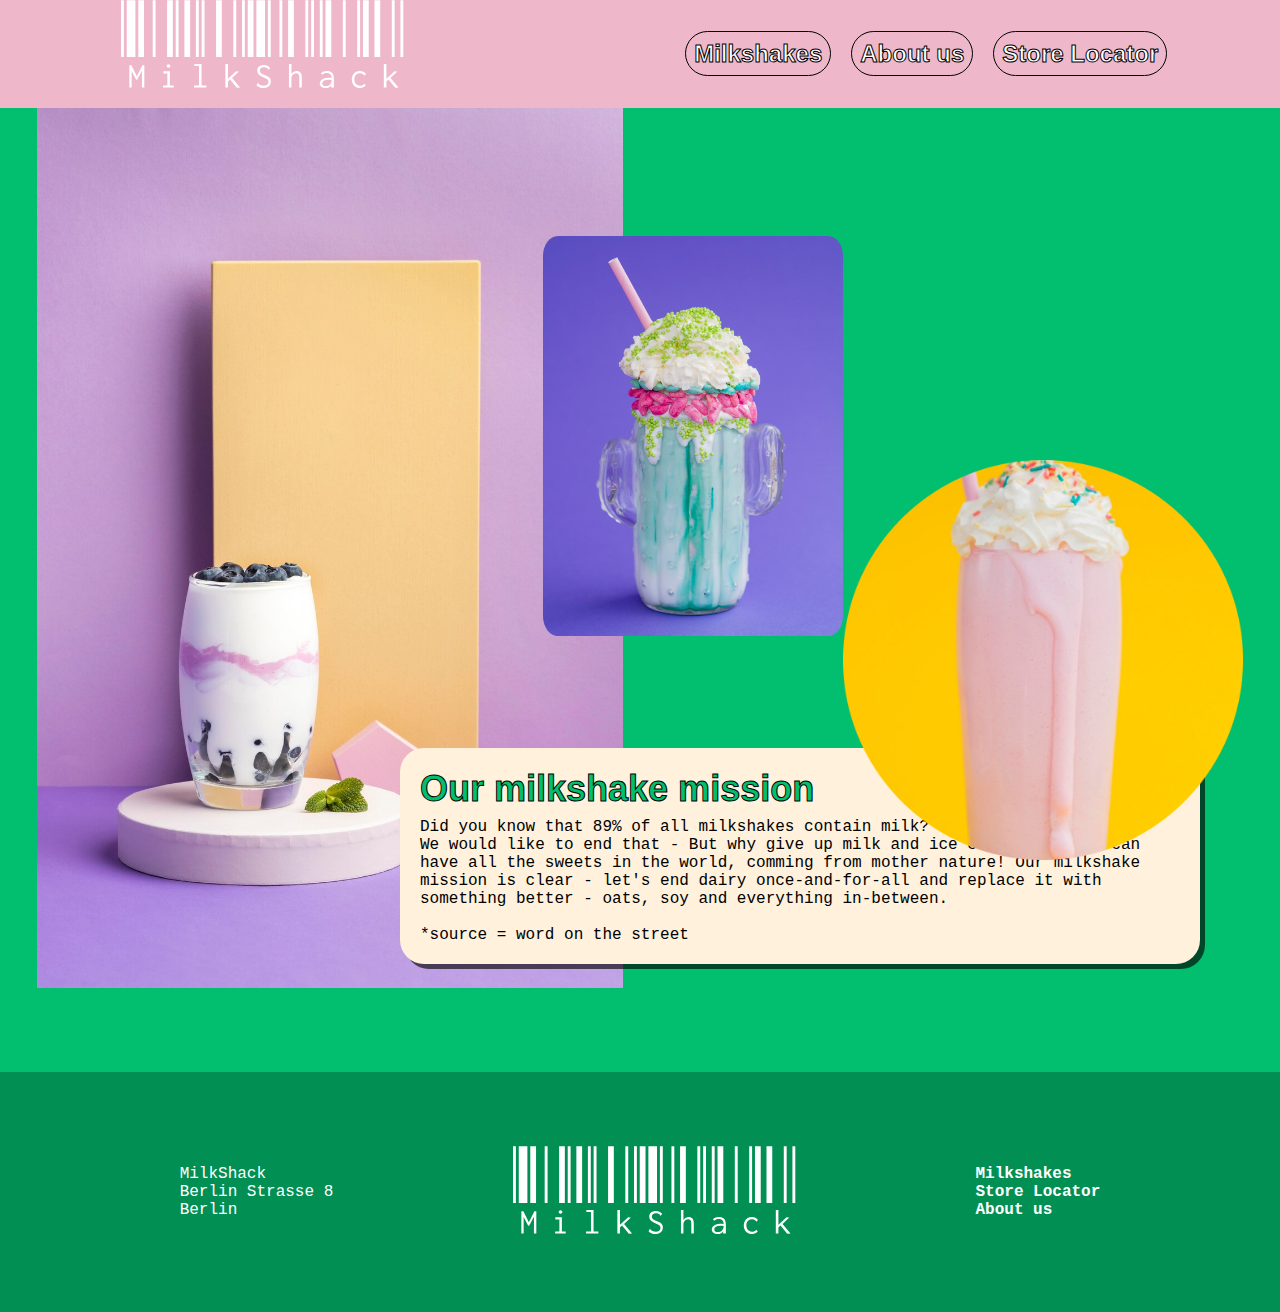
<file: index.html>
<!DOCTYPE html>
<html lang="en">
<head>
    <meta charset="UTF-8">
    <meta name="viewport" content="width=device-width, initial-scale=1.0">
    <title>MilkSHack</title>

    <link rel="stylesheet" href="style.css">

</head>
<body>

    <nav>
        <a href="index.html">
            <img src="Images/logo-primary.svg" alt="MilkShack">
        </a>
            <div>

                <a href="milkshakes.html">Milkshakes</a>
                <a href="aboutus.html">About us</a>
                <a href="store.html">Store Locator</a>

            </div>

    </nav>

    <div class="collage">
        <img src="Images/milkshake-9.jpg" alt="Purple milkshake">
        <img src="Images/milkshake-4.jpg" alt="Purple milkshake in cactus jar" class="img_radius">

        <div class="info">
            <h1>Our milkshake mission</h1>
            <p>Did you know that 89% of all milkshakes contain milk?* <br>
                We would like to end that - But why give up milk and ice cream when you can have all the sweets in the world, comming from
                mother nature! Our milkshake mission is clear - let's end dairy once-and-for-all and replace it with something better - oats, soy and everything in-between.
                <br>
                <br>
                *source = word on the street
            </p>
        </div>

        <img src="Images/milkshake-cropped.png" alt="Milkshake with yellow background" class="img_circle">

        
    </div>

    <br/>
    <br/>
    <br/>

    <footer>

        <div>
            <p>
                MilkShack<br/> 
                Berlin Strasse 8<br/>
                Berlin<br/>
            </p>
        </div>

        <div>
            <a href="index.html">
                <img src="Images/logo-primary.svg" alt="">
            </a>
        </div>

        <div>
            <a href="milkshakes.html">Milkshakes</a>
            <a href="store.html">Store Locator</a>
            <a href="aboutus.html">About us</a>
        </div>

    </footer>
    

</body>
</html>
</file>
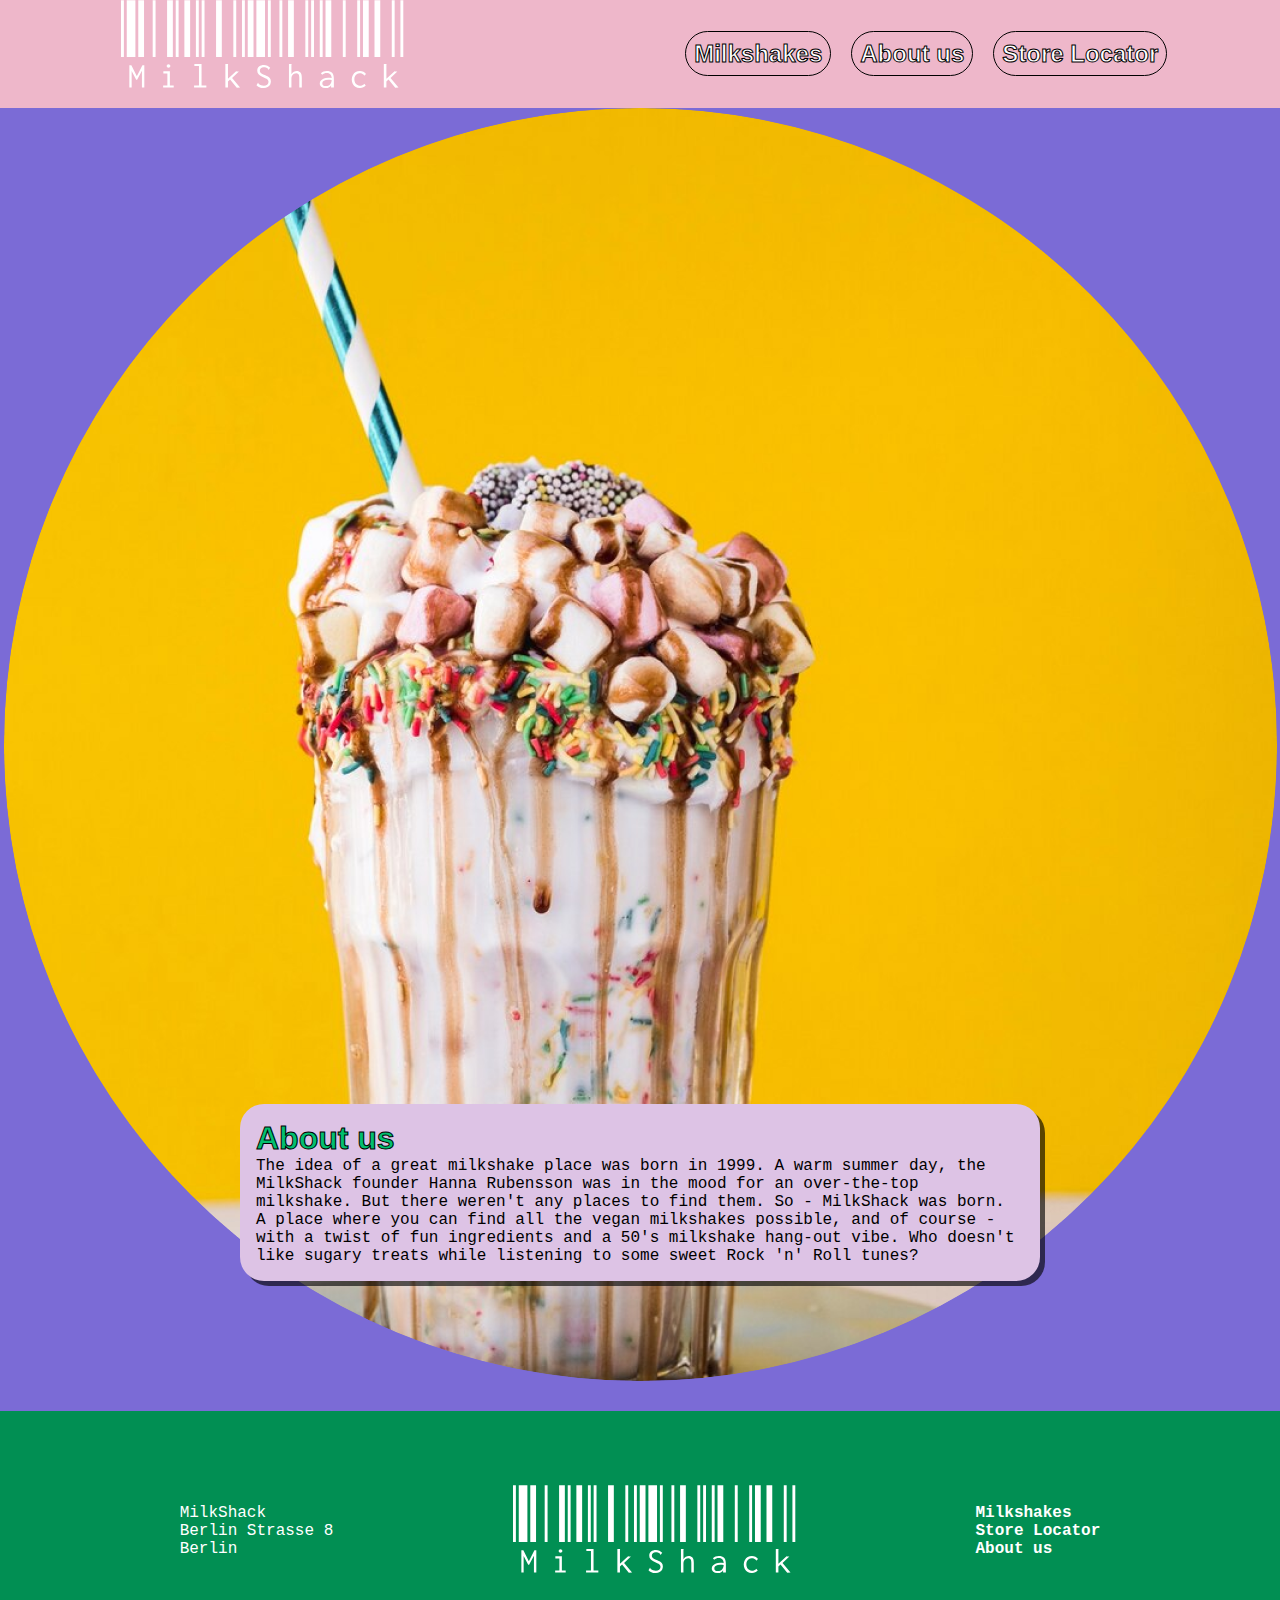
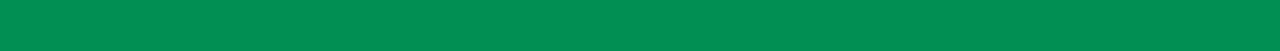
<file: aboutus.html>
<!DOCTYPE html>
<html lang="en">
<head>
    <meta charset="UTF-8">
    <meta name="viewport" content="width=device-width, initial-scale=1.0">
    <title>About us | MilkShack</title>

    <link rel="stylesheet" href="style.css">

</head>
<body class="about-us-page">

    <nav>
        <a href="index.html">
            <img src="Images/logo-primary.svg" alt="MilkShack">
        </a>
            <div>

                <a href="milkshakes.html">Milkshakes</a>
                <a href="aboutus.html">About us</a>
                <a href="store.html">Store Locator</a>

            </div>

    </nav>

    <div class="background-image">
        <img src="Images/milkshake-1-cropped.png" alt="Milkshake with toppings" id="background-milkshake">

        <article id="about-us-infocard">
            <h1 id="about-us-h1">About us</h1>
            <p>The idea of a great milkshake place was born in 1999. 
                A warm summer day, the MilkShack founder Hanna Rubensson
                was in the mood for an over-the-top milkshake. But there
                weren't any places to find them. So - MilkShack was born.
                A place where you can find all the vegan milkshakes possible,
                and of course - with a twist of fun ingredients and a 50's
                milkshake hang-out vibe. Who doesn't like sugary treats while
                listening to some sweet Rock 'n' Roll tunes?</p>
        </article>

    </div>

    <footer>

        <div>
            <p>
                MilkShack<br/> 
                Berlin Strasse 8<br/>
                Berlin<br/>
            </p>
        </div>

        <div>
            <a href="index.html">
                <img src="Images/logo-primary.svg" alt="">
            </a>
        </div>

        <div>
            <a href="milkshakes.html">Milkshakes</a>
            <a href="store.html">Store Locator</a>
            <a href="aboutus.html">About us</a>
        </div>

    </footer>
    

</body>
</html>
</file>
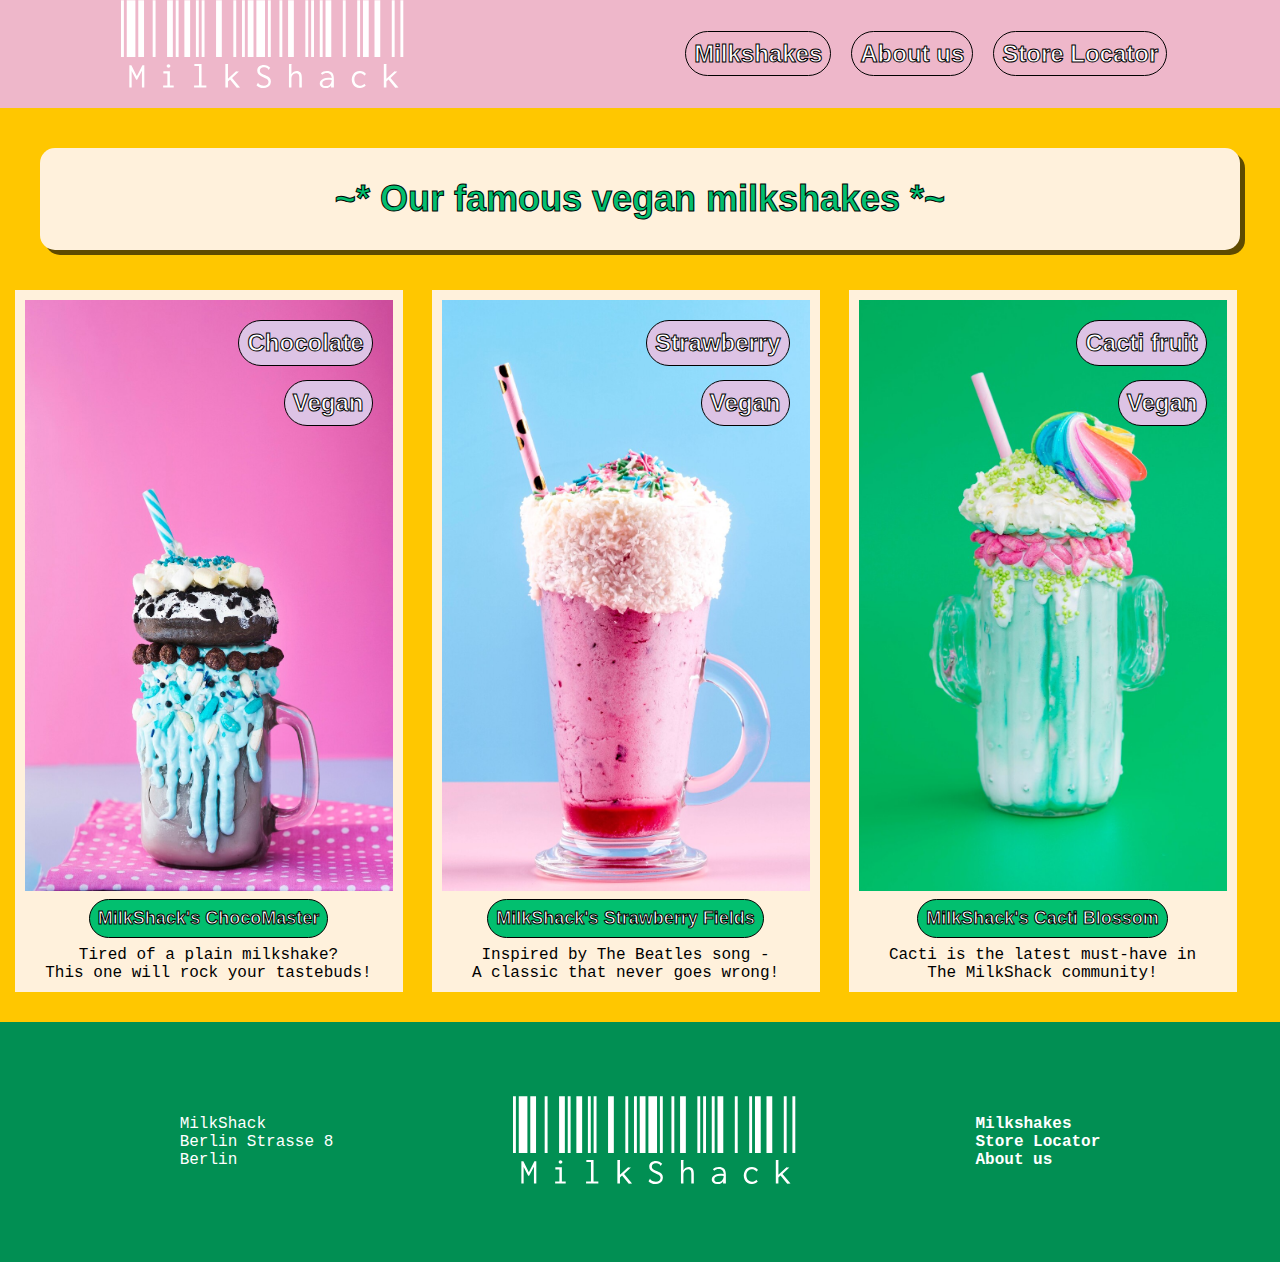
<file: milkshakes.html>
<!DOCTYPE html>
<html lang="en">
<head>
    <meta charset="UTF-8">
    <meta name="viewport" content="width=device-width, initial-scale=1.0">
    <title>Milkshakes | MilkShack </title>

    <link rel="stylesheet" href="style.css">

</head>
<body class="milkshake-page">

    <nav>
        <a href="index.html">
            <img src="Images/logo-primary.svg" alt="MilkShack">
        </a>
            <div>

                <a href="milkshakes.html">Milkshakes</a>
                <a href="aboutus.html">About us</a>
                <a href="store.html">Store Locator</a>

            </div>
    </nav>

    <div id="wrapper">

        <h1 id="milkshakes-h1">~* Our famous vegan milkshakes *~</h1>

        <div id="milkshake-wrapper">

            <div class="milkshake-infocard">
                <span class="bookmark-label">Chocolate</span>
                <span class="vegan-label">Vegan</span>
                <img src="Images/milkshake-5.jpg" alt="Milkshake with donut">
                <h2 class="milkshake-h2">MilkShack's ChocoMaster</h2>
                <p>Tired of a plain milkshake?<br>
                    This one will rock your tastebuds!</p>
            </div>

            <div class="milkshake-infocard">
                <span class="bookmark-label">Strawberry</span>
                <span class="vegan-label">Vegan</span>
                <img src="Images/milkshake-2.jpg" alt="Milkshake with cream">
                <h2 class="milkshake-h2">MilkShack's Strawberry Fields</h2>
                <p>Inspired by The Beatles song - <br>
                    A classic that never goes wrong!</p>
            </div>

            <div class="milkshake-infocard">
                <span class="bookmark-label">Cacti fruit</span>
                <span class="vegan-label">Vegan</span>
                <img src="Images/milkshake-8.jpg" alt="Milkshake in cactus jar">
                <h2 class="milkshake-h2">MilkShack's Cacti Blossom</h2>
                <p>Cacti is the latest must-have in <br>
                    The MilkShack community!</p>
            </div>

            <br>
            <br>
            <br>

        </div>
    </div>

    <footer>

        <div>
            <p>
                MilkShack<br/> 
                Berlin Strasse 8<br/>
                Berlin<br/>
            </p>
        </div>

        <div>
            <a href="index.html">
                <img src="Images/logo-primary.svg" alt="">
            </a>
        </div>

        <div>
            <a href="milkshakes.html">Milkshakes</a>
            <a href="store.html">Store Locator</a>
            <a href="aboutus.html">About us</a>
        </div>

    </footer>
    

</body>
</html>
</file>
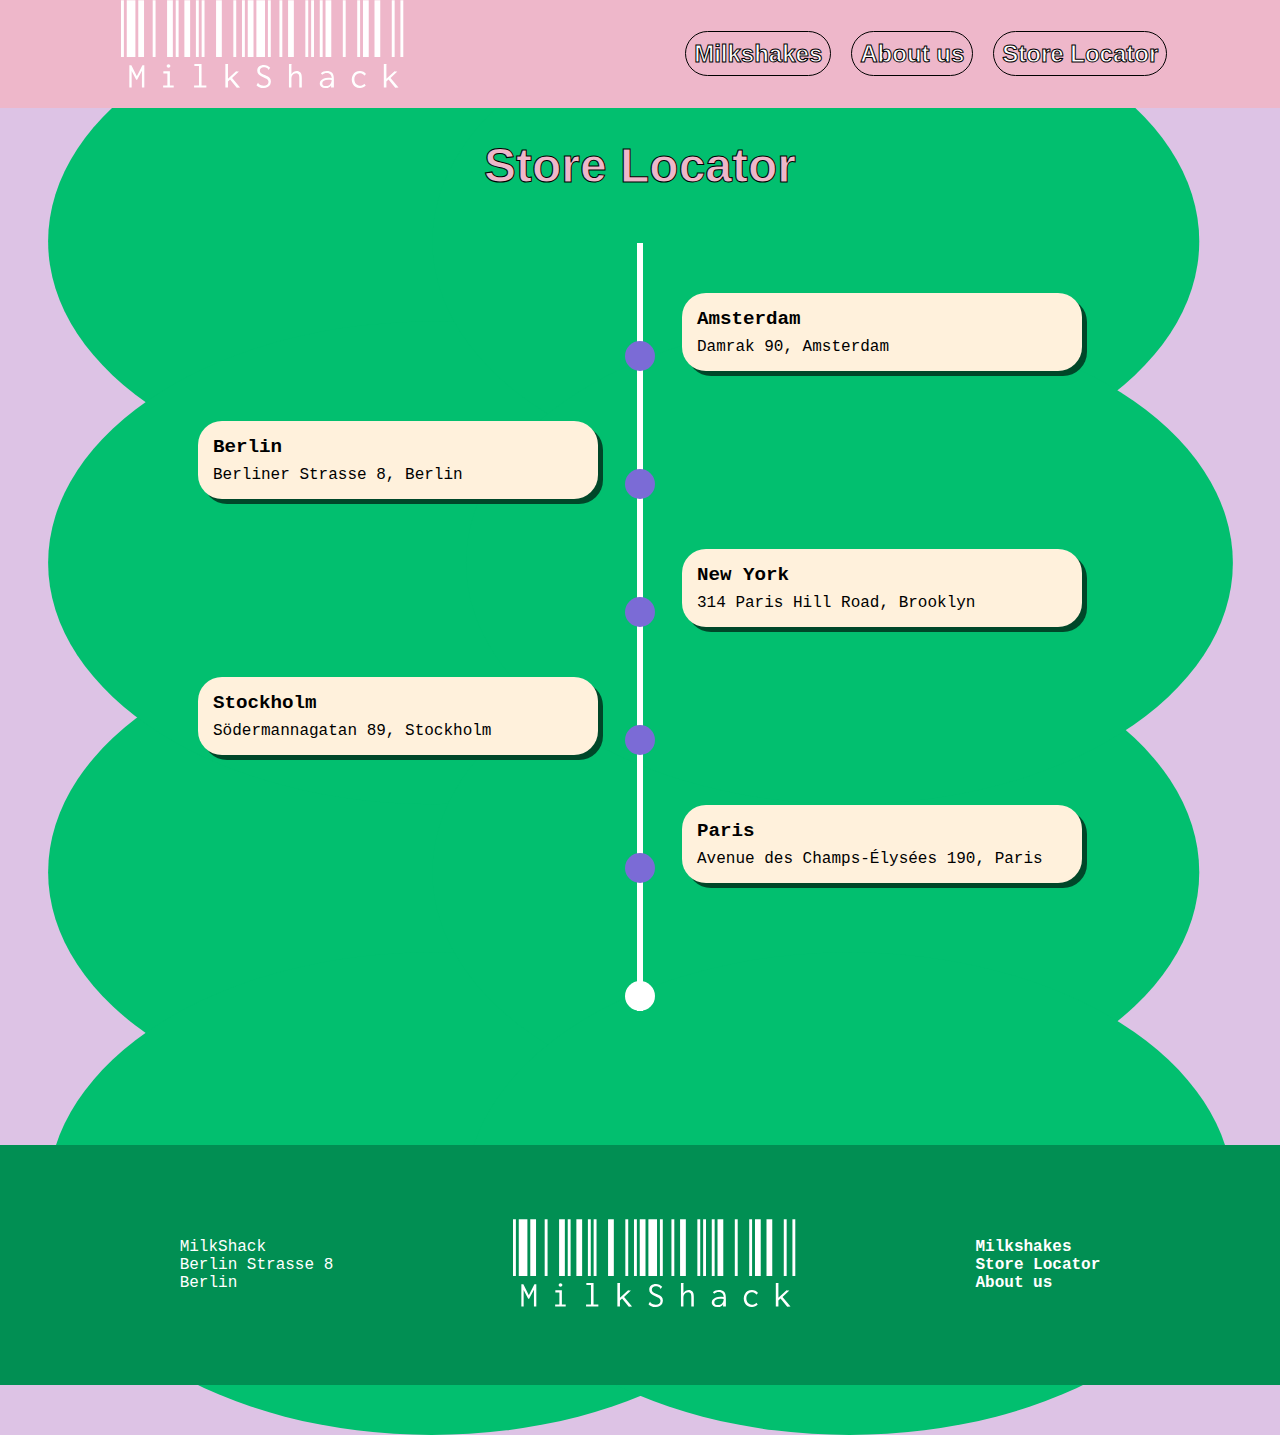
<file: store.html>
<!DOCTYPE html>
<html lang="en">
<head>
    <meta charset="UTF-8">
    <meta name="viewport" content="width=device-width, initial-scale=1.0">
    <title>Store | MilkShack</title>

    <link rel="stylesheet" href="style.css">

</head>
<body class="store-page">

    <nav>
        <a href="index.html">
            <img src="Images/logo-primary.svg" alt="MilkShack">
        </a>
            <div>

                <a href="milkshakes.html">Milkshakes</a>
                <a href="aboutus.html">About us</a>
                <a href="store.html">Store Locator</a>

            </div>

    </nav>


    <section class="intro">
        <div class="container">
          <h1>Store Locator</h1>
        </div>
    </section>
      
      <section class="timeline">
        <ul>
            <li>
                <div>
                    <span>Amsterdam</span> Damrak 90, Amsterdam
                </div>
              </li>
          <li>
            <div>
              <span>Berlin</span> Berliner Strasse 8, Berlin
            </div>
          </li>
          <li>
            <div>
                <span>New York</span> 314 Paris Hill Road, Brooklyn
            </div>
          </li>
          <li>
            <div>
                <span>Stockholm</span> Södermannagatan 89, Stockholm
            </div>
          </li>
          <li>
            <div>
                <span>Paris</span> Avenue des Champs-Élysées 190, Paris
            </div>
          </li>
          <li>
            <div>
                <span>Venice</span> Castello 455, Venice
            </div>
          </li>
        </ul>
    </section>


    <br/>
    <br/>
    <br/>

    <footer>

        <div>
            <p>
                MilkShack<br/> 
                Berlin Strasse 8<br/>
                Berlin<br/>
            </p>
        </div>

        <div>
            <a href="index.html">
                <img src="Images/logo-primary.svg" alt="MilkShack Logo">
            </a>
        </div>

        <div>
            <a href="milkshakes.html">Milkshakes</a>
            <a href="store.html">Store Locator</a>
            <a href="aboutus.html">About us</a>
        </div>

    </footer>
    
    
    <script src="script.js"></script>
</body>
</html>
</file>
<file: style.css>
:root {
  /* BG TOKENS */
  --bg-primary: #02BF6F;
  --bg-secondary: #FFF1DC;
  --bg-tertriary: #DDC3E5;
  --bg-header: #EEB7CA;
  --bg-footer: #018F53;
  --bg-accent: #7B6BD6;
  --bg-accent-secondary: #FFC700;
  /* TEXT TOKENS */
  --text-primary: #000;
  --text-secondary: #FFF;
  --text-tertriary: #02BF6F;
  --text-accent: #FF00D6;
  /* BUTTON TOKENS */
  --button-primary: #EEB7CA;
  --buton-secondary: #DDC3E5;
  --button-hover: #7B6BD6;
}

body {
  background-color: var(--bg-primary);
  margin: 0px;
}

/* NAVBAR */
nav {
  background-color: var(--bg-header);
  margin: 0px;
  align-items: center;
  display: flex;
  justify-content: space-around;
  gap: 48px;
  margin-bottom: 0px; 
}

nav img {
  padding: 0px 16px 16px 16px;
}

/* NAVBAR LINKS */
nav div a {
  background-color: var(--button-primary);
  border-radius: 24px;
  font-size: 24px;
  font-family: Arial;
  font-weight: bold;
  border: 1.5px solid var(--text-primary);
  padding: 8px;
  text-decoration: none;
  -webkit-text-stroke-width: 1px;
  -webkit-text-stroke-color: var(--text-primary);
  color: var(--text-secondary);
  margin: 8px;
}

nav div a:hover {
  background-color: var(--button-hover);
}

/* ---- FIRST PAGE COLLAGE ----- */
.collage {
  width: auto;
  z-index: -1;
  display: flex;
  justify-content: center;
}

.collage img {
  height: 55em;
  width: auto;
  position: relative;
}

.collage .img_radius {
  height: 25em;
  border-radius: 5%;
  position: relative;
  z-index: 1;
  margin-left: -5em;
  margin-top: 8em;
}

.collage .img_circle {
  height: 25em;
  position: relative;
  margin-top: 22em;
  z-index: 3;
}

.collage .info {
  background-color: var(--bg-secondary);
  height: relative;
  padding: 16px;
  width: 50em;
  display: flex;
  flex-direction: column;
  margin-top: 40em;
  border-radius: 24px;
  z-index: 1;
  position: absolute;
  margin-left: 20em;
  box-shadow: 5px 5px rgba(0, 0, 0, 0.626);
}

.info h1 {
  font-size: 36px;
  font-family: Arial;
  padding: 4px;
  -webkit-text-stroke-width: 1px;
  -webkit-text-stroke-color: var(--text-primary);
  color: var(--text-tertriary);
}

.info p {
  font-family: "Courier New";
  color: var(--text-primary);
  margin: 4px;
}

footer {
  background-color: var(--bg-footer);
  display: flex;
  justify-content: space-evenly;
  color: var(--text-secondary);
  margin: 0px; 
  margin-top: 30px; 
}

footer div {
  display: flex;
  font-family: "Courier New";
  height: 15em;
  justify-content: center;
  flex-direction: column;
}

footer a {
  text-decoration: none;
  color: var(--text-secondary);
  font-weight: bold;
}


/* MILKSHAKES.HTML */ 

.milkshake-page {
  background-color: var(--bg-accent-secondary);
}

#milkshakes-h1 {
  font-size: 36px;
  font-family: Arial;
  padding: 4px;
  -webkit-text-stroke-width: 1px;
  -webkit-text-stroke-color: var(--text-primary);
  color: var(--text-tertriary);
  background-color: var(--bg-secondary);
  padding: 30px; 
  border-radius: 15px;
  text-align: center;
  margin: 40px;
  box-shadow: 5px 5px rgba(0, 0, 0, 0.626);
}

#wrapper {
  background-color: var(--bg-accent-secondary);
  margin: 0px; 
}

#milkshake-wrapper {
  display: flex; 
  flex-direction: row;
  justify-content: space-around;
  background-color: var(--bg-accent-secondary);
}

.milkshake-infocard {
  display: flex;
  flex-direction: column;
  background-color: var(--bg-secondary);
  padding: 10px;
  align-items: center;
  justify-content: center;
  position: relative;

}

.milkshake-infocard img {
  width: 368px; 
  height: 591px; 
  object-fit: cover;
  display: block;
}

.milkshake-infocard p {
  font-family: 'Courier New'; 
  text-align: center;
}


.bookmark-label {
  background-color: var(--bg-tertriary);
  font-family: Arial;
  border-radius: 24px;
  font-size: 24px;
  font-weight: bold;
  border: 1.5px solid var(--text-primary);
  padding: 8px;
  text-decoration: none;
  position: absolute;
  top: 30px;
  right: 30px; 
  color: var(--text-secondary); 
  -webkit-text-stroke-width: 1px;
  -webkit-text-stroke-color: var(--text-primary);
}

.vegan-label {
  background-color: var(--bg-tertriary);
  font-family: Arial;
  border-radius: 24px;
  font-size: 24px;
  font-weight: bold;
  border: 1.5px solid var(--text-primary);
  padding: 8px;
  text-decoration: none;
  position: absolute;
  top: 90px;
  right: 30px; 
  color: var(--text-secondary); 
  -webkit-text-stroke-width: 1px;
  -webkit-text-stroke-color: var(--text-primary);
}

.milkshake-h2 {
  background-color: var(--bg-primary);
  border-radius: 24px;
  font-size: 18px;
  font-family: Arial;
  font-weight: bold;
  border: 1.5px solid var(--text-primary);
  padding: 8px;
  text-decoration: none;
  -webkit-text-stroke-width: 1px;
  -webkit-text-stroke-color: var(--text-primary);
  color: var(--text-secondary);
  margin: 8px;
}

/* ABOUTUS.HTML ------------------------------------ */ 

.about-us-page {
  background-color: var(--bg-accent);
}

.background-image {
  display: flex;
  justify-content: center;
  align-items: center;
  flex-direction: column;
  position: relative; 
}

#background-milkshake {
  border-radius: 100%;
  display: block;
}

#about-us-h1 {
  font-size: 32px; 
  -webkit-text-stroke-width: 1px;
  -webkit-text-stroke-color: var(--text-primary);
  color: var(--bg-primary);
  font-family: "Arial"; 
}

#about-us-infocard {
  position: absolute;
  bottom: 100px;
  font-family: "Courier New"; 
  background-color: var(--bg-tertriary);
  height: relative;
  padding: 16px;
  width: 50em;
  display: flex;
  flex-direction: column;
  margin-top: 40em;
  border-radius: 24px;
  z-index: 1;
  box-shadow: 5px 5px rgba(0, 0, 0, 0.626);

}

/* STORE LOCATOR TIMELINE */ 

*,
*::before,
*::after {
  margin: 0;
  padding: 0;
  box-sizing: border-box;
}

a {
  color: inherit;
}

/* BODY STYLES FOR STORE.HTML */ 
.store-page {
  color: #fff;
  overflow-x: hidden;
  padding-bottom: 50px;
  background-color: var(--bg-tertriary);
  background-image: url(Images/Frame\ for\ pictures.svg);
  background-repeat: no-repeat;
  background-position: center;
  background-size: contain; 

}

.store-page h1 {
  font-size: 48px; 
  -webkit-text-stroke-width: 1px;
  -webkit-text-stroke-color: var(--text-primary);
  color: var(--bg-header);
  font-family: "Arial"; 
  text-align: center;
  margin-top: 30px; 
}

.timeline ul {
  background-color: none; 
  padding: 50px 0;
  font-family: "Courier new";
  color: var(--text-primary); 
}

.timeline ul li {
  list-style-type: none;
  position: relative;
  width: 6px;
  margin: 0 auto;
  padding-top: 50px;
  background: #fff;
}

.timeline ul li::after {
  content: "";
  position: absolute;
  left: 50%;
  bottom: 0;
  transform: translateX(-50%);
  width: 30px;
  height: 30px;
  border-radius: 50%;
  background: inherit;
  z-index: 1;
}

.timeline ul li div {
  position: relative;
  bottom: 0;
  width: 400px;
  border-radius: 24px; 
  padding: 15px;
  background: var(--bg-secondary); 
  box-shadow: 5px 5px rgba(0, 0, 0, 0.626);
}

.timeline ul li div::before {
  content: "";
  position: absolute;
  bottom: 7px;
  width: 0;
  height: 0;
}

.timeline ul li:nth-child(odd) div {
  left: 45px;
}

.timeline ul li:nth-child(odd) div::before {
  left: -15px;
}

.timeline ul li:nth-child(even) div {
  left: -439px;
}

.timeline ul li:nth-child(even) div::before {
  right: -15px;
}

/* STORE INFO TEXT */ 
.store-page span {
  display: block;
  font-size: 1.2rem;
  font-weight: bold;
  margin-bottom: 8px;
}


/* EFFECTS
–––––––––––––––––––––––––––––––––––––––––––––––––– */

.timeline ul li::after {
  transition: background 0.5s ease-in-out;
}

.timeline ul li.in-view::after {
  background: var(--bg-accent);
}

.timeline ul li div {
  visibility: hidden;
  opacity: 0;
  transition: all 0.5s ease-in-out;
}

.timeline ul li:nth-child(odd) div {
  transform: translate3d(200px, 0, 0);
}

.timeline ul li:nth-child(even) div {
  transform: translate3d(-200px, 0, 0);
}

.timeline ul li.in-view div {
  transform: none;
  visibility: visible;
  opacity: 1;
}


/* GENERAL MEDIA QUERIES */

@media screen and (max-width: 900px) {
  .timeline ul li div {
    width: 250px;
  }
  .timeline ul li:nth-child(even) div {
    left: -289px;
  }
}

@media screen and (max-width: 600px) {
  .timeline ul li {
    margin-left: 20px;
  }
  .timeline ul li div {
    width: calc(100vw - 91px);
  }
  .timeline ul li:nth-child(even) div {
    left: 45px;
  }
  .timeline ul li:nth-child(even) div::before {
    left: -15px;
    border-width: 8px 16px 8px 0;
    border-color: transparent var(--bg-secondary) transparent transparent;
  }

}

@media screen and (max-width: 300px){
  .img_circle {
    margin-top: 30em;
  }
}
</file>
